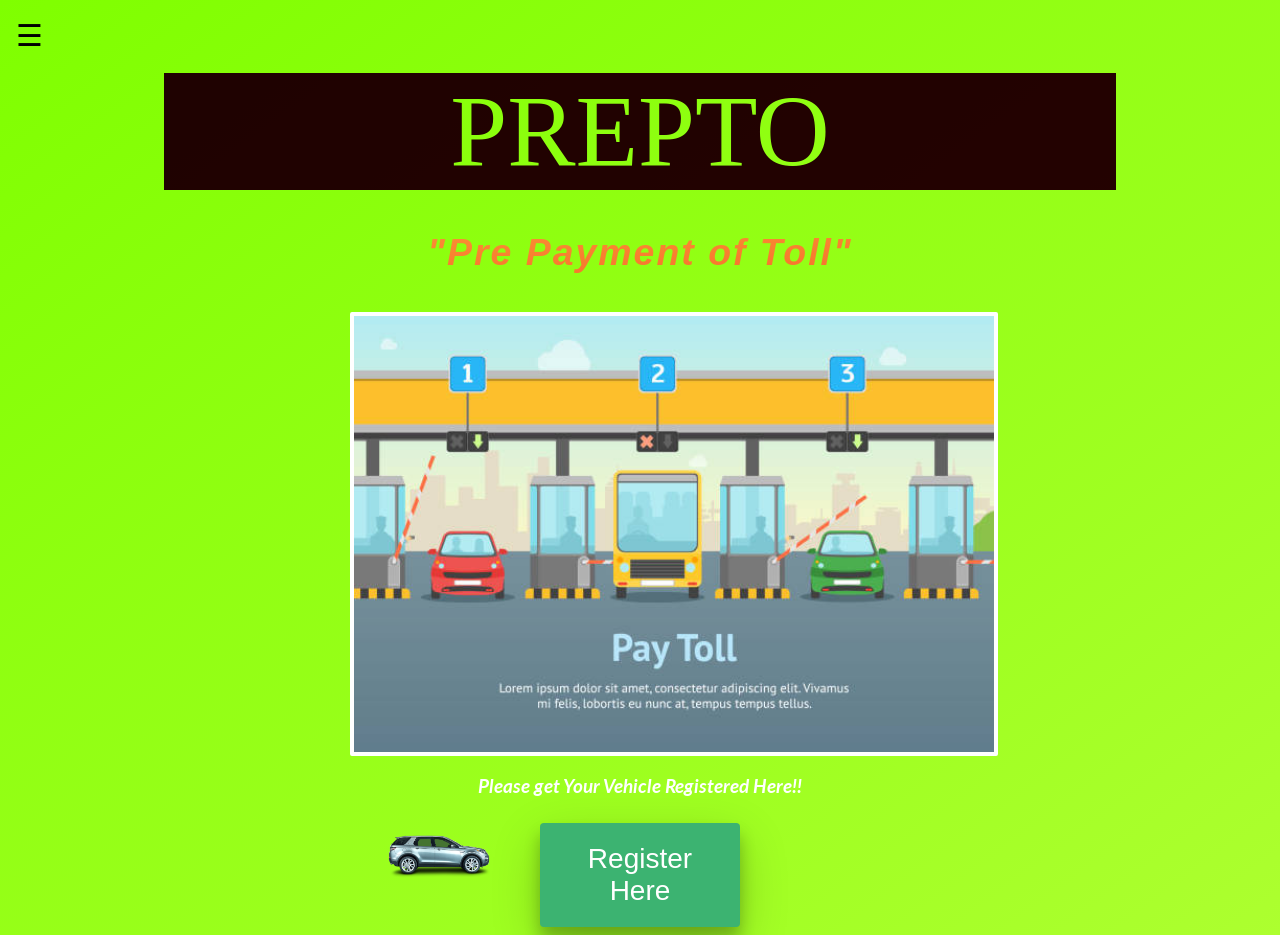
<file: index.html>
<!doctype html>
<html>
<head>
      <meta "viewport" content="width=device-width, initial-scale=1">
      <title>Toll Payment</title>
      <link href="https://fonts.googleapis.com/css?family=Lato&display=swap" rel="stylesheet">
      <link href="style.css" type="text/css" rel="stylesheet">
</head>
<body id="grad">
<div class="flex-container">
<div id="mySidenav" class="sidenav">
  <a href="javascript:void(0)" class="closebtn" onclick="closeNav()">&times;</a>
  <a href="index.html">Home</a>
  <a href="recipet.html">Payment Recipet</a>
     <a href="about.html">About Me</a>
</div>

<div id="main">
   <span style="font-size:30px;cursor:pointer" onclick="openNav()">&#9776;</span>
</div>
    <div class="top">
    <div class="backdrop">
        <h2 class="text1">PREPTO</h2></div></div>
<div class="means">
<h3><i>"Pre Payment of Toll"</i</h3>
</div>
 <div class="container">
  <img src="toll.jpg" alt="toll" class="imagetoll"> 
  <div class="overlay">
    <div class="text">Welcome You All</div>
  </div>
</div>
        <div id="axis" class="one">
<img class="object van move-right" src="car.png"/>
</div>
<div class="register">
	<h3>Please get Your Vehicle Registered Here!!</h3>
</div>
<table align="center">
<tr>
<td>
<form action="registeration.html">
<button class="button" style="vertical-align:middle"><span>Register Here </span></button>
</form>
</td>
</tr>
</table>
</div>
    <script>
function openNav() {
  document.getElementById("mySidenav").style.width = "250px";
  document.getElementById("main").style.marginLeft = "250px";
  document.body.style.backgroundColor = "rgba(0,0,0,0.4)";
}

function closeNav() {
  document.getElementById("mySidenav").style.width = "0";
  document.getElementById("main").style.marginLeft= "0";
  document.body.style.backgroundColor = "white";
}
</script>
</body>
</html>
</file>
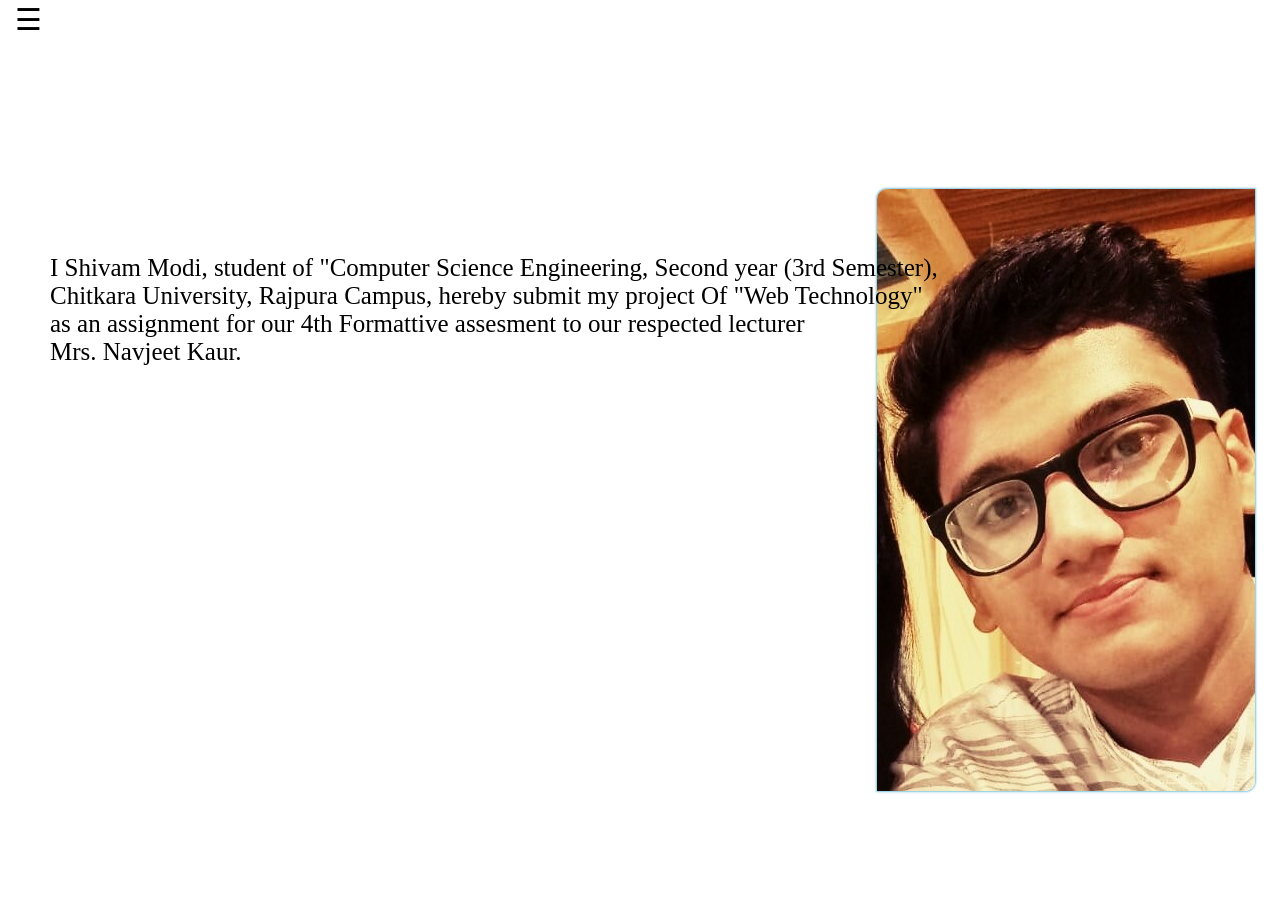
<file: about.html>
<!DOCTYPE html>
<html>
<head>
<meta name="viewport" content="width=device-width, initial-scale=1">
    <title>Toll Payment</title>
      <link href="https://fonts.googleapis.com/css?family=Lato&display=swap" rel="stylesheet">
      <link href="style.css" type="text/css" rel="stylesheet">
<style>
body {
  font-family: "Lato", sans-serif;
  transition: background-color .5s;
}
    </style>
</head>
<body>
<div id="mySidenav" class="sidenav">
  <a href="javascript:void(0)" class="closebtn" onclick="closeNav()">&times;</a>
  <a href="index.html">Home</a>
  <a href="recipet.html"> PaymentRecipet</a>  
  <a href="about.html">About Me</a>
</div>
<span style="font-size:30px;cursor:pointer;margin-left: 15px;" onclick="openNav()">&#9776;</span><div id="main"><div class="aboutme"><h2>About Me..</h2></div>
</div>
    <div id="myimg"><img src="me.jpeg"</div><div id="mytext"><pre>I Shivam Modi, student of "Computer Science Engineering, Second year (3rd Semester),<br>Chitkara University, Rajpura Campus, hereby submit my project Of "Web Technology"<br>as an assignment for our 4th Formattive assesment to our respected lecturer<br>Mrs. Navjeet Kaur.</pre></div>
<script>
function openNav() {
  document.getElementById("mySidenav").style.width = "250px";
  document.getElementById("main").style.marginLeft = "250px";
  document.body.style.backgroundColor = "rgba(0,0,0,0.4)";
}

function closeNav() {
  document.getElementById("mySidenav").style.width = "0";
  document.getElementById("main").style.marginLeft= "0";
  document.body.style.backgroundColor = "white";
}
</script>
   
</body>
</html>
</file>
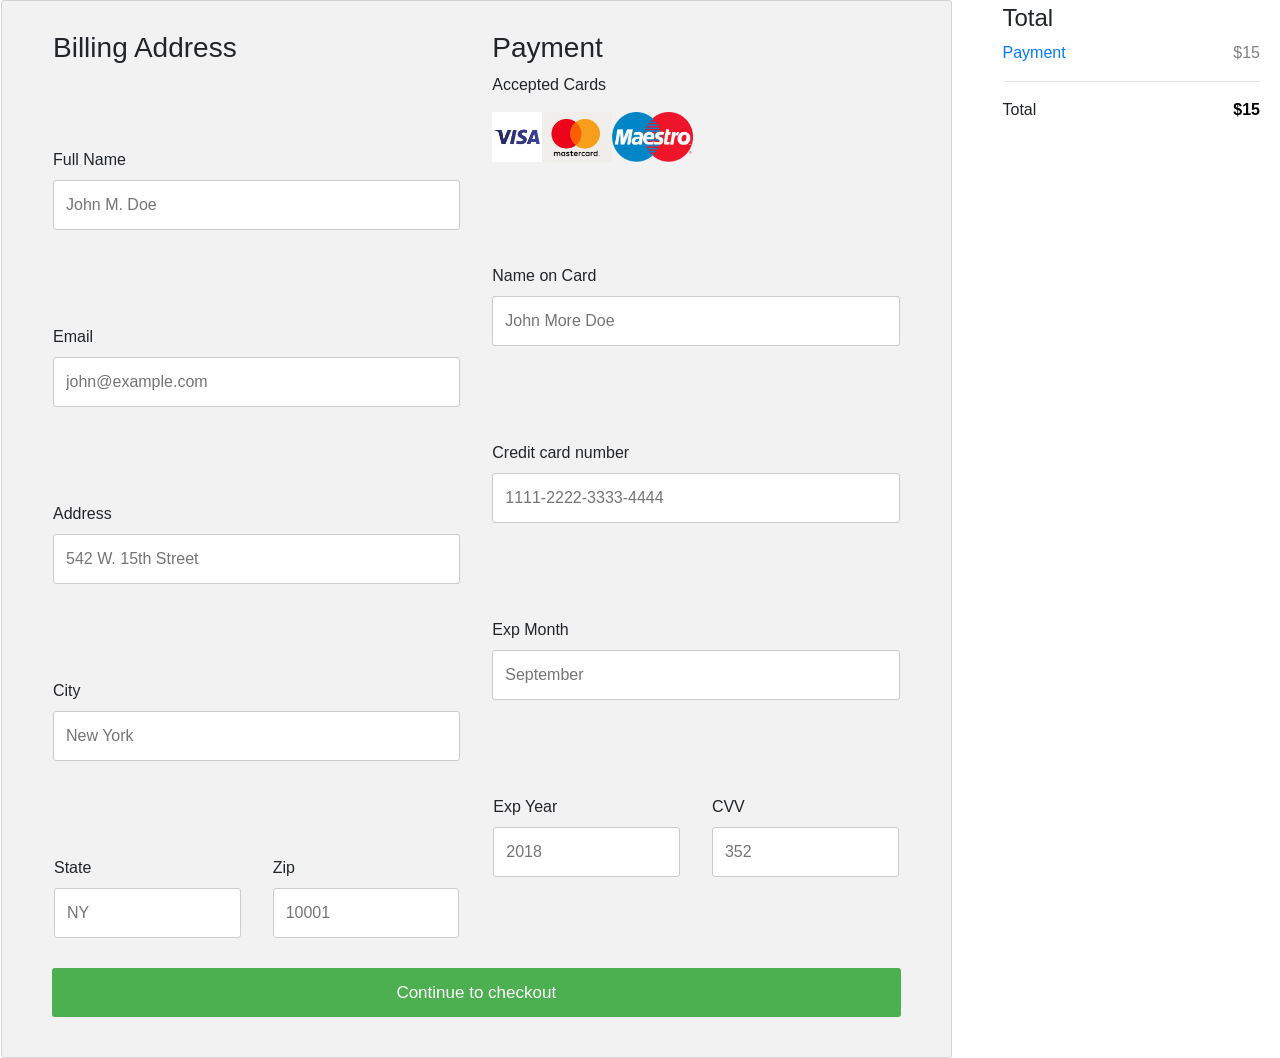
<file: bank.html>
<!doctype html>
<html>
<head>
      <meta charset="utf-8"/>
      <title>Toll Payment</title>
      <link href="https://fonts.googleapis.com/css?family=Lato&display=swap" rel="stylesheet">
      <link href="style.css" type="text/css" rel="stylesheet">
       <meta name="viewport" content="width=device-width, initial-scale=1">
  <link rel="stylesheet" href="https://maxcdn.bootstrapcdn.com/bootstrap/4.4.1/css/bootstrap.min.css">
  <script src="https://ajax.googleapis.com/ajax/libs/jquery/3.4.1/jquery.min.js"></script>
  <script src="https://cdnjs.cloudflare.com/ajax/libs/popper.js/1.16.0/umd/popper.min.js"></script>
  <script src="https://maxcdn.bootstrapcdn.com/bootstrap/4.4.1/js/bootstrap.min.js"></script>
</head>
<body>
     <script>
        var v1,v2,v3,v4,v5,v6,v7,v8,v9,v10,v11;
        v1=0;
        v2=0;
        v3=0;
        v4=0;
        v5=0;
        v6=0;
        v7=0;
         v8=0;
         v9=0;
         v10=0;
         v11=0;
        function check1()
        {
            //alert("Hello.");}
            var regName = /^[a-zA-Z]+ [a-zA-Z]+$/;
    var name = document.getElementById('fname').value;
    if(name==""){
         document.getElementById('s1').innerHTML='Please enter your full name.<br>';
    }
            else if(!regName.test(name)){
        document.getElementById('s1').innerHTML='Please enter your correct full name.<br>';
    }else{
        document.getElementById('s1').innerHTML='<font color="seagreen">Valid fill name given.</font><br>';
        v1=1;
    }
        }
         function check2()
        {
    var regName = /^\w+([\.-]?\w+)*@\w+([\.-]?\w+)*(\.\w{2,3})+$/;
    var name = document.getElementById('email').value;
    if(name==""){
         document.getElementById('s2').innerHTML='Please enter your Email Address.<br>';
    }
            else if(!regName.test(name)){
        document.getElementById('s2').innerHTML='Please enter your correct Email Address.<br>';
    }else{
        document.getElementById('s2').innerHTML='<font color="seagreen">Valid Email Address given.</font><br>';
        v2=1;
    }
        }
         function check3()
        {
             var regName = /^\d+ [a-zA-Z]+ {0,1}[a-zA-Z]*$/;
    var name = document.getElementById('adr').value;
    if(name==""){
         document.getElementById('s3').innerHTML='Please enter your House Address.<br>';
    }
            else if(!regName.test(name)){
        document.getElementById('s3').innerHTML='Please enter your correct House Address.<br>';
    }else{
        document.getElementById('s3').innerHTML='<font color="seagreen">Valid House Address given.</font><br>';
        v3=1;
    }
        }
         function check4()
        {
var regName = /^[a-zA-Z]+ {0,1}[a-zA-Z]*$/;
    var name = document.getElementById('city').value;
    if(name==""){
         document.getElementById('s4').innerHTML="Please enter your City Name.<br>";
    }
            else if(!regName.test(name)){
        document.getElementById('s4').innerHTML="Please enter your correct City name.<br>";
    }else{
        document.getElementById('s4').innerHTML="<font color='seagreen'>Valid City name given.</font><br>";
        v4=1;
    }
        }
         function check5()
        {
 var regName = /^[a-zA-Z]+ {0,1}[a-zA-Z]+$/;
    var name = document.getElementById('state').value;
    if(name==""){
         document.getElementById('s5').innerHTML="Please enter your State Name.<br>";
    }
            else if(!regName.test(name)){
        document.getElementById('s5').innerHTML="Please enter your correct State Name.<br>";
    }else{
        document.getElementById('s5').innerHTML="<font color='seagreen'>Valid State name given.</font><br>";
        v5=1;
    }
        }
         function check6()
        {
var regName = /^\d{5}$/;
    var name = document.getElementById('zip').value;
    if(name==""){
         document.getElementById('s6').innerHTML="Please enter your ZIP Code.<br>";
    }
            else if(!regName.test(name)){
        document.getElementById('s6').innerHTML="Please enter your correct ZIP Code.<br>";
    }else{
        document.getElementById('s6').innerHTML="<font color='seagreen'>Valid ZIP Code recorded.</font><br>";
        v6=1;
    }
        }
            function check7()
        {
var regName = /^[a-zA-Z]+ [a-zA-Z]+$/;
    var name = document.getElementById('cname').value;
    if(name==""){
         document.getElementById('s7').innerHTML="Please enter name written on your debit-credit card.<br>";
    }
            else if(!regName.test(name)){
        document.getElementById('s7').innerHTML="Please enter your correct name written on your debit-credit card.<br>";
    }else{
        document.getElementById('s7').innerHTML="<font color='seagreen'>Your name written on your debit-credit card had been recorded.</font><br>";
        v7=1;
    }
        }
            function check8()
        {
var regName = /^\d{4}-\d{4}-\d{4}-\d{4}$/;
    var name = document.getElementById('ccnum').value;
    if(name==""){
         document.getElementById('s8').innerHTML="Please enter your 12 Digits debit-credit card number.<br>";
    }
            else if(!regName.test(name)){
        document.getElementById('s8').innerHTML="Please enter your correct debit-credit card number.<br>";
    }else{
        document.getElementById('s8').innerHTML="<font color='seagreen'>Valid Debit-Credit Card number recorded.</font><br>";
        v8=1;
    }
        }
     function check9()
        {
var regName = /^[a-zA-Z]+$/;
    var name = document.getElementById('expmonth').value;
    if(name==""){
         document.getElementById('s9').innerHTML="Please enter Month of expire for for debit-credit card.<br>";
    }
            else if(!regName.test(name)){
        document.getElementById('s9').innerHTML="Please enter your correct Month of expire for your debit-credit card.<br>";
    }else{
        document.getElementById('s9').innerHTML="<font color='seagreen'>Your Responce had been recorded.</font><br>";
        v9=1;
    }
        }
    function check10()
        {
var regName = /^\d{4}$/;
    var name = document.getElementById('expyear').value;
    if(name==""){
         document.getElementById('s10').innerHTML="Please enter Year of expire for your debit-credit card.<br>";
    }
            else if(!regName.test(name)){
        document.getElementById('s10').innerHTML="Please enter your correct Year of expire debit-credit for your debit-credit card.<br>";
    }else{
        document.getElementById('s10').innerHTML="<font color='seagreen'>Your Responce had been recorded.</font><br>";
        v10=1;
    }
        }
          
        function check11()
        {
var regName = /^\d{3}$/;
    var name = document.getElementById('cvv').value;
    if(name==""){
         document.getElementById('s11').innerHTML="Please enter CVV code for your debit-credit card.<br>";
    }
            else if(!regName.test(name)){
        document.getElementById('s11').innerHTML="Please enter your correct CVV code debit-credit for your debit-credit card.<br>";
    }else{
        document.getElementById('s11').innerHTML="<font color='seagreen'>Your Responce had been recorded.</font><br>";
        v11=1;
    }
        }        
        function responce()
        {
            var valid;
            if(v1 == 1 && v2 == 1 && v3 == 1 && v4 == 1 && v5 == 1 && v6 == 1 && v7 == 1 && v8 ==1 && v9 == 1 && v10 == 1 && v11 == 1)
              {  alert("Responce Submitted Successfully..");
               valid=true;}
            else
            {alert("All fields are Mandatory to fill!!");
             valid=false;}
            return valid;
        }
    </script>
<div class="row">
  <div class="col-75">
    <div class="container1">
      <form action="recipet.html" onsubmit="return responce();">

        <div class="row">
          <div class="col-50">
            <h3>Billing Address</h3>
            <label for="fname" id="name"><i class="fa fa-user"></i> Full Name</label>
            <input type="text" id="fname" name="firstname" placeholder="John M. Doe" onmouseout="check1()"><span id="s1"></span>
            <label for="email" id="name"><i class="fa fa-envelope"></i> Email</label>
            <input type="text" id="email" name="email" placeholder="john@example.com" onmouseout="check2()"><span id="s2"></span>
            <label for="adr" id="name"><i class="fa fa-address-card-o"></i> Address</label>
            <input type="text" id="adr" name="address" placeholder="542 W. 15th Street" onmouseout="check3()"><span id="s3"></span>
            <label for="city" id="name"><i class="fa fa-institution"></i> City</label>
            <input type="text" id="city" name="city" placeholder="New York" onmouseout="check4()"><span id="s4"></span>

            <div class="row">
              <div class="col-50">
                <label for="state" id="name">State</label>
                <input type="text" id="state" name="state" placeholder="NY" onmouseout="check5()"><span id="s5"></span>
              </div>
              <div class="col-50">
                <label for="zip" id="name">Zip</label>
                <input type="text" id="zip" name="zip" placeholder="10001" onmouseout="check6()"><span id="s6"></span>
              </div>
            </div>
          </div>

          <div class="col-50">
            <h3>Payment</h3>
            <label for="fname">Accepted Cards</label>
            <div class="icon-container">
             <img src="visa.png">
             <img src="master.jpg" height="250" width="250">
             <img src="Maestro.png" height="250" width="250">
            </div>
            <label for="cname" id="name">Name on Card</label>
            <input type="text" id="cname" name="cardname" placeholder="John More Doe" onmouseout="check7()"><span id="s7"></span>
            <label for="ccnum" id="name">Credit card number</label>
            <input type="text" id="ccnum" name="cardnumber" placeholder="1111-2222-3333-4444" onmouseout="check8()"><span id="s8"></span>
            <label id="name"for="expmonth">Exp Month</label>
            <input type="text" id="expmonth" name="expmonth" placeholder="September" onmouseout="check9()"><span id="s9"></span>

            <div class="row">
              <div class="col-50">
                <label id="name"for="expyear">Exp Year</label>
                <input type="text" id="expyear" name="expyear" placeholder="2018" onmouseout="check10()"><span id="s10"></span>
              </div>
              <div class="col-50">
                <label id="name"for="cvv">CVV</label>
                <input type="text" id="cvv" name="cvv" placeholder="352" onmouseout="check11()"><span id="s11"></span>
              </div>
            </div>
          </div>

        </div>
                <input type="submit" value="Continue to checkout" id="btn" onclick="responce()">
      </form>
    </div>
  </div>

  <div class="col-25">
    <div class="container">
      <h4>Total
        <span class="price" style="color:black">
          <i class="fa fa-shopping-cart"></i> 
        </span>
      </h4>
      <p><a href="#">Payment </a> <span class="price">$15</span></p>
      <hr>
      <p>Total <span class="price" style="color:black"><b>$15</b></span></p>
    </div>
  </div>
</div>
</body>
</html>
</file>
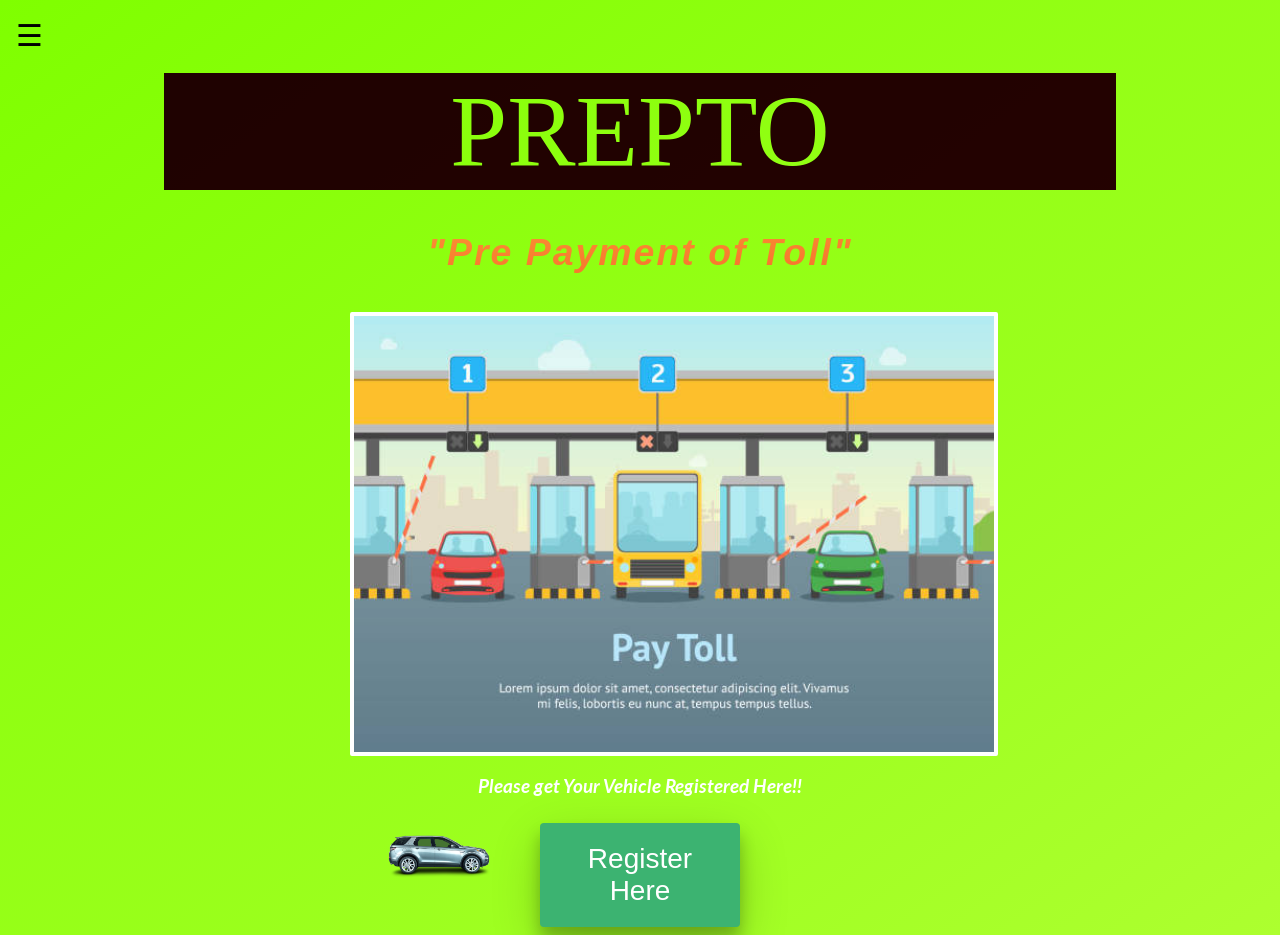
<file: main page.html>
<!doctype html>
<html>
<head>
      <meta "viewport" content="width=device-width, initial-scale=1">
      <title>Toll Payment</title>
      <link href="https://fonts.googleapis.com/css?family=Lato&display=swap" rel="stylesheet">
      <link href="style.css" type="text/css" rel="stylesheet">
</head>
<body id="grad">
<div class="flex-container">
<div id="mySidenav" class="sidenav">
  <a href="javascript:void(0)" class="closebtn" onclick="closeNav()">&times;</a>
  <a href="main page.html">Home</a>
  <a href="recipet.html">Payment Recipet</a>
     <a href="about.html">About Me</a>
</div>

<div id="main">
   <span style="font-size:30px;cursor:pointer" onclick="openNav()">&#9776;</span>
</div>
    <div class="top">
    <div class="backdrop">
        <h2 class="text1">PREPTO</h2></div></div>
<div class="means">
<h3><i>"Pre Payment of Toll"</i</h3>
</div>
 <div class="container">
  <img src="toll.jpg" alt="toll" class="imagetoll"> 
  <div class="overlay">
    <div class="text">Welcome You All</div>
  </div>
</div>
        <div id="axis" class="one">
<img class="object van move-right" src="car.png"/>
</div>
<div class="register">
	<h3>Please get Your Vehicle Registered Here!!</h3>
</div>
<table align="center">
<tr>
<td>
<form action="registeration.html">
<button class="button" style="vertical-align:middle"><span>Register Here </span></button>
</form>
</td>
</tr>
</table>
</div>
    <script>
function openNav() {
  document.getElementById("mySidenav").style.width = "250px";
  document.getElementById("main").style.marginLeft = "250px";
  document.body.style.backgroundColor = "rgba(0,0,0,0.4)";
}

function closeNav() {
  document.getElementById("mySidenav").style.width = "0";
  document.getElementById("main").style.marginLeft= "0";
  document.body.style.backgroundColor = "white";
}
</script>
</body>
</html>
</file>
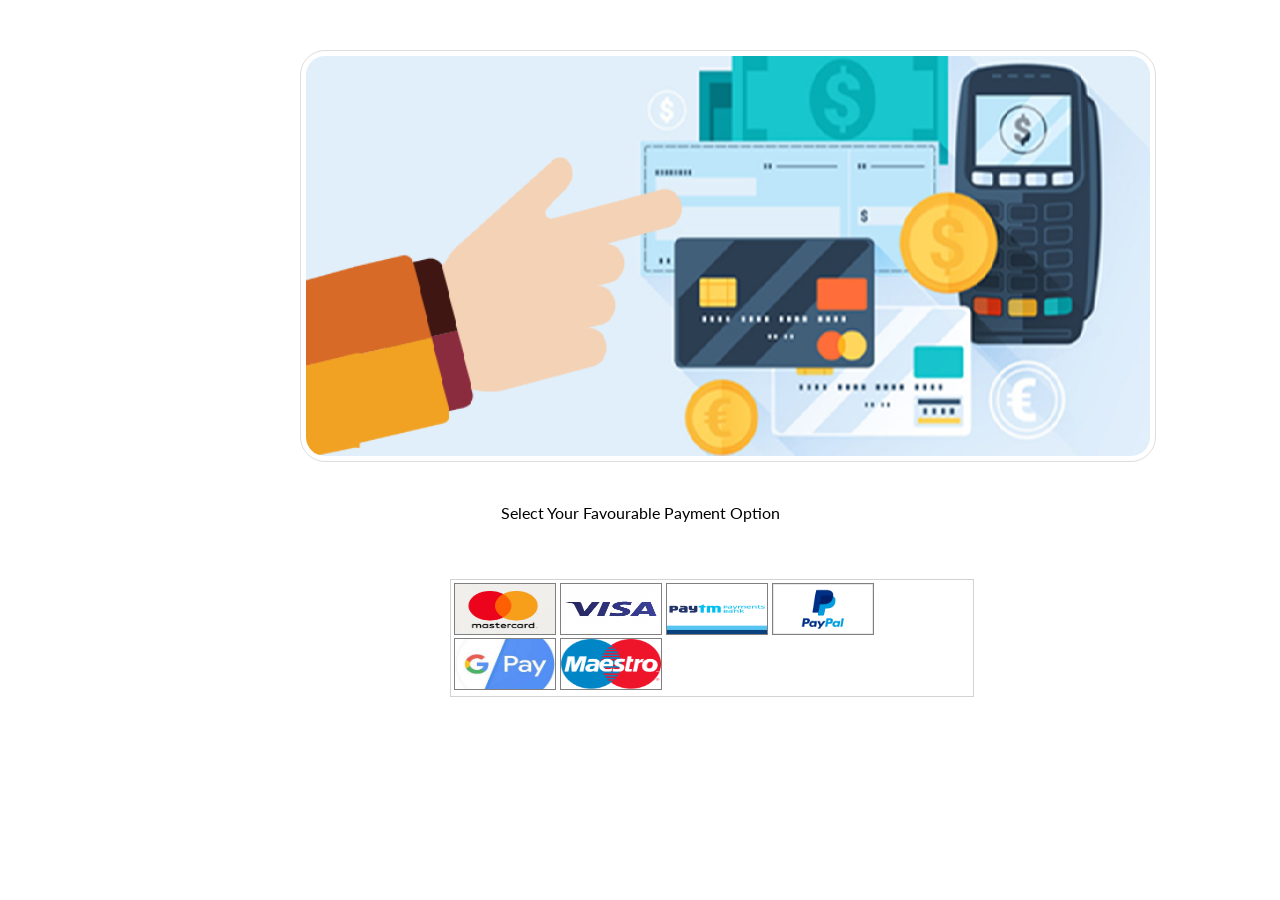
<file: payment.html>
<!doctype html>
<html>
<head>
<title> Tool Payment</title>
<link rel="stylesheet" href="style.css">
<link href="https://fonts.googleapis.com/css?family=Lato&display=swap" rel="stylesheet">
</head>
<body>
<div class="contain">
<div class="img1">
<img src="pay1.png">
</div>
	<br><br>
<div class="pay">
Select Your Favourable Payment Option
</div><br><br><br>
<div class="images">
	<a href="bank.html"><img src="master.jpg" style="height:50px" style="width:100px"></a>
	<a href="bank.html"><img src="visa.png" style="height:50px" style="width:100px"></a>
	<a href="bank.html"><img src="paytm.jpg" style="height:50px" style="width:100px"></a>
	<a href="bank.html"><img src="paypal.png" style="height:50px" style="width:100px"></a>
	<a href="bank.html"><img src="google-paya.jpg" style="height:50px" style="width:100px"></a>
	<a href="bank.html"><img src="Maestro.png" style="height:50px" style="width:100px"></a>
</div>
</div>
</body>
</html>
</file>
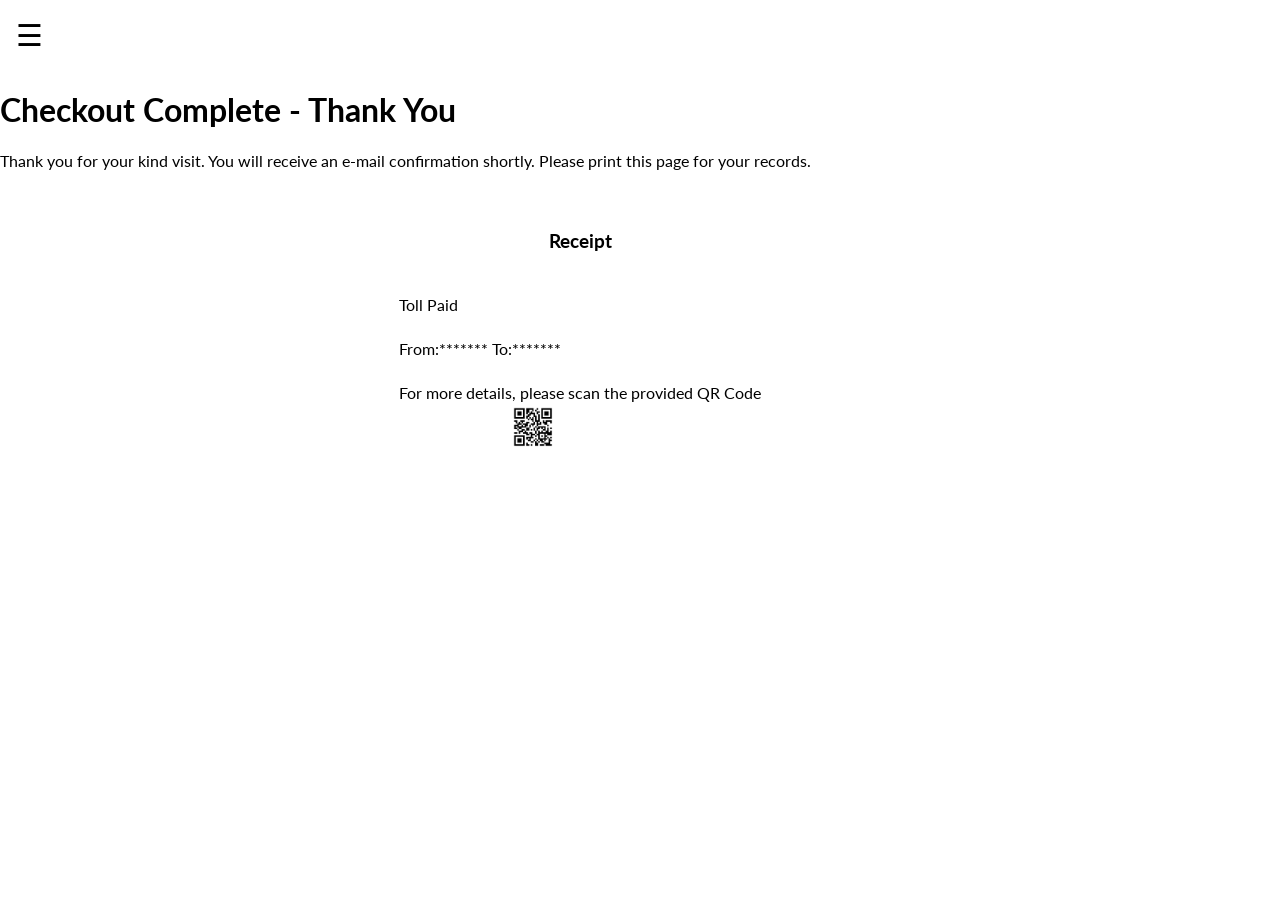
<file: recipet.html>
<!doctype html>
<html>
<head>
<title> Tool Payment</title>
<link rel="stylesheet" href="style.css">
<link href="https://fonts.googleapis.com/css?family=Lato&display=swap" rel="stylesheet">
</head>
<body>
    <div id="mySidenav" class="sidenav">
  <a href="javascript:void(0)" class="closebtn" onclick="closeNav()">&times;</a>
  <a href="index.html">Home</a>
  <a href="recipet.html">Payment Recipet</a>
     <a href="about.html">About Me</a>
</div>

<div id="main">
   <span style="font-size:30px;cursor:pointer" onclick="openNav()">&#9776;</span>
</div>
<h1>Checkout Complete - Thank You</h1>
<p>Thank you for your kind visit. You will receive an e-mail confirmation shortly. Please print this page for your records.</p>
<div class="bill">
	<table cellpadding="10" cellspacing="5">
		<tr>
			<td colspan="2"><h3 align="center">Receipt</h3></td>
		</tr>
		<tr>
			<td>Toll Paid</td>
		</tr>
		<tr>
			<td>From:******* To:*******</td>
		</tr>
		<tr>
			<td>For more details, please scan the provided QR Code<br><div class="qr"><img src="qrcode.png" height="100" width="100"></div></td>
		</tr>
	</table>
    <script>
function openNav() {
  document.getElementById("mySidenav").style.width = "250px";
  document.getElementById("main").style.marginLeft = "250px";
  document.body.style.backgroundColor = "rgba(0,0,0,0.4)";
}

function closeNav() {
  document.getElementById("mySidenav").style.width = "0";
  document.getElementById("main").style.marginLeft= "0";
  document.body.style.backgroundColor = "white";
}
</script>
</body>
</html>
</file>
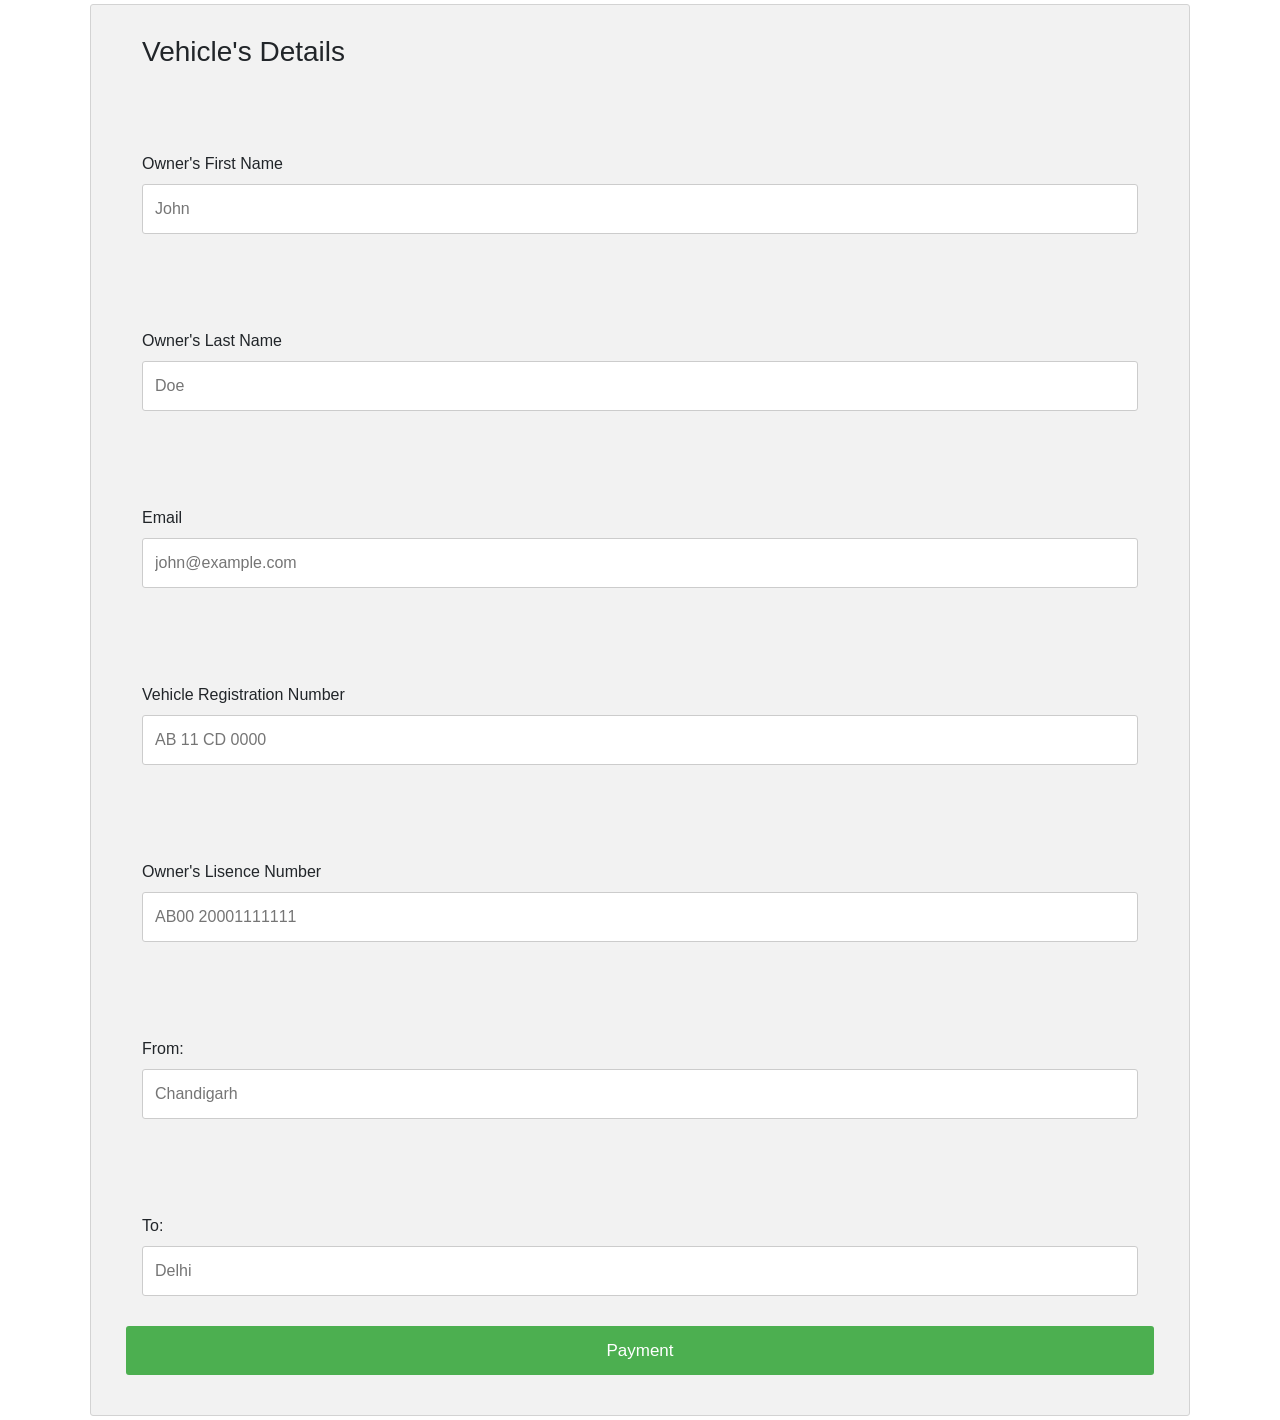
<file: registeration.html>
<!doctype html>
<html>
<head>
      <meta charset="utf-8"/>
      <title>Toll Payment</title>
      <link href="https://fonts.googleapis.com/css?family=Lato&display=swap" rel="stylesheet">
      <link href="style.css" type="text/css" rel="stylesheet">
       <meta name="viewport" content="width=device-width, initial-scale=1">
  <link rel="stylesheet" href="https://maxcdn.bootstrapcdn.com/bootstrap/4.4.1/css/bootstrap.min.css">
  <script src="https://ajax.googleapis.com/ajax/libs/jquery/3.4.1/jquery.min.js"></script>
  <script src="https://cdnjs.cloudflare.com/ajax/libs/popper.js/1.16.0/umd/popper.min.js"></script>
  <script src="https://maxcdn.bootstrapcdn.com/bootstrap/4.4.1/js/bootstrap.min.js"></script>
</head>
<body>
    <script>
        var v1,v2,v3,v4,v5,v6,v7;
        v1=0;
        v2=0;
        v3=0;
        v4=0;
        v5=0;
        v6=0;
        v7=0;
        function check1()
        {
            var regName = /^[a-zA-Z]+$/;
    var name = document.getElementById('fname').value;
    if(name==""){
         document.getElementById('s1').innerHTML='Please enter your first name.<br>';
    }
            else if(!regName.test(name)){
        document.getElementById('s1').innerHTML='Please enter your correct first name.<br>';
    }else{
        document.getElementById('s1').innerHTML='<font color="seagreen">Valid first name given.</font><br>';
        v1=1;
    }
        }
        function check2()
        {
    var regName = /^[A-Z][a-z]+$/;
    var name = document.getElementById('lname').value;
    if(name==""){
         document.getElementById('s2').innerHTML='Please enter your last name.<br>';
    }
            else if(!regName.test(name)){
        document.getElementById('s2').innerHTML='Please enter your correct last name.<br>';
    }else{
        document.getElementById('s2').innerHTML='<font color="seagreen">Valid  last name given.</font><br>';
        v2=1;
    }
        }
         function check3()
        {
    var regName = /^\w+([\.-]?\w+)*@\w+([\.-]?\w+)*(\.\w{2,3})+$/;
    var name = document.getElementById('email').value;
    if(name==""){
         document.getElementById('s3').innerHTML='Please enter your Email Address.<br>';
    }
            else if(!regName.test(name)){
        document.getElementById('s3').innerHTML='Please enter your correct Email Address.<br>';
    }else{
        document.getElementById('s3').innerHTML='<font color="seagreen">Valid Email Address given.</font><br>';
        v3=1;
    }
        }
         function check4()
        {
             var regName = /^[A-Z]{2} [0-9]{2} [A-Z]{1,2} [0-9]{4}$/;
    var name = document.getElementById('adr').value;
    if(name==""){
         document.getElementById('s4').innerHTML='Please enter your Vehicle Registeration Number.<br>';
    }
            else if(!regName.test(name)){
        document.getElementById('s4').innerHTML='Please enter your correct Vehichle Registration Number.<br>';
    }else{
        document.getElementById('s4').innerHTML='<font color="seagreen">Valid Vehichle Registration Number given.</font><br>';
        v4=1;
    }
        }
         function check5()
        {
var regName = /^[A-Z]{2}[0-9]{2} [0-9]{11}$/;
    var name = document.getElementById('lisence').value;
    if(name==""){
         document.getElementById('s5').innerHTML="Please enter your Owner's Lisence Number.<br>";
    }
            else if(!regName.test(name)){
        document.getElementById('s5').innerHTML="Please enter your correct Owner's Lisence Number.<br>";
    }else{
        document.getElementById('s5').innerHTML="<font color='seagreen'>Valid Owner's Lisence Number given.</font><br>";
        v5=1;
    }
        }
         function check6()
        {
 var regName = /^[A-Z][a-z]+$/;
    var name = document.getElementById('city1').value;
    if(name==""){
         document.getElementById('s6').innerHTML="Please enter Departure Location.<br>";
    }
            else if(!regName.test(name)){
        document.getElementById('s6').innerHTML="Please enter your correct Departure Location.<br>";
    }else{
        document.getElementById('s6').innerHTML="<font color='seagreen'>Your Responce had been recorded.</font><br>";
        v6=1;
    }
        }
         function check7()
        {
var regName = /^[A-Z][a-z]+$/;
    var name = document.getElementById('city2').value;
    if(name==""){
         document.getElementById('s7').innerHTML="Please enter Destination Location.<br>";
    }
            else if(!regName.test(name)){
        document.getElementById('s7').innerHTML="Please enter your correct Destination Location.<br>";
    }else{
        document.getElementById('s7').innerHTML="<font color='seagreen'>Your Responce had been recorded.</font><br>";
        v7=1;
    }
        }
        function responce()
        {
            var valid;
            if(v1 == 1 && v2 == 1 && v3 == 1 && v4 == 1 && v5 == 1 && v6 == 1 && v7 == 1)
              {  alert("Responce Submitted Successfully..");
               valid=true;}
            else
            {alert("All fields are Mandatory to fill!!");
             valid=false;}
            return valid;
        }
    </script>
<div class="container">
<div class="row">
  <div class="col-75">
    <div class="container1">
      <form action="payment.html" onsubmit="return responce();">

        <div class="row">
          <div class="col-50">
            <h3>Vehicle's Details</h3>
            <label for="fname" id="name"><i class="fa fa-user"></i> Owner's First Name</label>
            <input type="text" id="fname" name="firstname" placeholder="John" onmouseout="check1()"><span id="s1"></span>
	    <label for="fname" id="name"><i class="fa fa-user"></i> Owner's Last Name</label>
            <input type="text" id="lname" name="lastname" placeholder="Doe" onmouseout="check2()"><span id="s2"></span>
            <label for="email" id="name"><i class="fa fa-envelope"></i> Email</label>
            <input type="text" id="email" name="email" class="fname" placeholder="john@example.com" onmouseout="check3()"><span id="s3"></span>
            <label for="adr" id="name"><i class="fa fa-address-card-o"></i> Vehicle Registration Number</label>
            <input type="text" id="adr" name="address"  placeholder="AB 11 CD 0000" onmouseout="check4()"><span id="s4"></span>
	     <label for="adr" id="name"><i class="fa fa-address-card-o"></i> Owner's Lisence Number</label>
            <input type="text" id="lisence" name="address"  placeholder="AB00 20001111111" onmouseout="check5()"><span id="s5"></span>
            <label for="city" id="name"><i class="fa fa-institution"></i> From:</label>
            <input type="text" id="city1" name="city" class="fname" placeholder="Chandigarh" onmouseout="check6()"><span id="s6"></span>
	    <label for="city" id="name"><i class="fa fa-institution"></i> To:</label>
            <input type="text" id="city2" name="city" class="fname" placeholder="Delhi" onmouseout="check7()"><span id="s7"></span>
          </div>
 <input type="submit" value="Payment" id="btn" onclick="responce()">
      </form>
    </div>
  </div>

</div>
</div>
</body>
</html>
</file>
<file: style.css>
body{
  font-family: "Lato", sans-serif;
  margin:0px;
}
 #grad{
        background-image: linear-gradient(to bottom right,#7FFF00,greenyellow);
       font-family: "Lato", sans-serif;
  transition: background-color .5s;
    }
    .button{
  display: inline-block;
  border-radius: 4px;
  background-color: mediumseagreen;
  border: none;
  color: #FFFFFF;
  text-align: center;
  font-size: 28px;
  padding: 20px;
  width: 200px;
  transition: all 0.5s;
  cursor: pointer;
  margin: 5px;
  box-shadow: 0 12px 16px 0 rgba(0,0,0,0.24), 0 17px 50px 0 rgba(0,0,0,0.19);
}

.button span {
  cursor: pointer;
  display: inline-block;
  position: relative;
  transition: 0.5s;
}

.button span:after {
  content: '\00bb';
  position: absolute;
  opacity: 0;
  top: 0;
  right: -20px;
  transition: 0.5s;
}

.button:hover span {
  padding-right: 25px;
}

.button:hover span:after {
  opacity: 1;
  right: 0;
}
/*main page*/
.container {
  position:relative;
    border:4px solid white;
    border-radius:2px;
  width: 50%;
 margin-left: 350px;
    
}
/*main page*/
.imagetoll {
  display: block;
  width: 100%;
  height: 100%;
}
/*main page*/
.overlay {
  position: absolute;
  bottom: 0;
  left: 100%;
  right: 0;
  background-color: orangered;
  overflow: hidden;
  width: 0;
  height: 100%;
  transition: .5s ease;
}
/*main page*/
.container:hover .overlay {
  width: 100%;
  left: 0;
}

/*main apge*/
.text {
  white-space: nowrap; 
  color: white;
  font-size: 20px;
  position: absolute;
  overflow: hidden;
  top: 50%;
  left: 50%;
  transform: translate(-50%, -50%);
  -ms-transform: translate(-50%, -50%);
}
.object {
    position: absolute;
}
/*main page car*/
.van {
    top: 45%;
    left: 30%;
    margin-top: 425px;
}

/*main apge*/
#axis:active .move-right{
    transform: translate(500px,0);
    -webkit-transform: translate(500px,0); /** Chrome & Safari **/
    -o-transform: translate(500px,0); /** Opera **/
    -moz-transform: translate(500px,0); /** Firefox **/
}
.object {
    position: absolute;
    transition: all 2s ease-in-out;
    -webkit-transition: all 2s ease-in-out; /** Chrome & Safari **/
    -moz-transition: all 2s ease-in-out; /** Firefox **/
    -o-transition: all 2s ease-in-out; /** Opera **/
}
img{
height:50px;
width:auto;
}
	

@-webkit-keyframes hue {
  from {
    -webkit-filter: hue-rotate(0deg);
  }
  to {
    -webkit-filter: hue-rotate(-360deg);
  }
}
/*main page*/
.flex-container{
 display: grid;
 grid-template-columns: 1fr;
 
}
/*main page heading*/
.top{
    text-align:center;
    margin:0;
}
/*main page heading*/
.backdrop {
    background:  url("https://media1.giphy.com/media/xT9IgN8YKRhByRBzMI/giphy.webp?cid=790b7611be73d8d7e8713a37fe22e5295189b6334fd17dc8&rid=giphy.webp")center;
    background-size: contain;
    margin: auto;
    width: 75vw;
}
/*main page*/
.text1 {
    color: white;
    border: 4px solid;
    background: rgb(59, 2, 6);
    mix-blend-mode: multiply;
    font:  8vw "Alfa Slab One";
    text-align: center;
    margin: 0;
    animation: glow 5s infinite;
}

@keyframes glow {
    0% {
        text-shadow: 0 0 10px white;
    }

    15% {
        text-shadow: 2px 2px 10px rgba(255, 255, 255, 1),
                   -2px -2px 10px rgba(255, 255, 255, 1);
    }
    30% {
        text-shadow: 2px 2px 4px rgba(255, 255, 255, .7),
                   -2px -2px 4px rgba(255, 255, 255, .7);
    }
    50% {
        text-shadow: 20px 20px 50px rgba(255, 255, 255, .5),
                   -20px -20px 50px rgba(255, 255, 255, .5);
    }
}



Resources1×0.5×0.25×Rerun

/*main page*/
.text1{
  font-weight:bold;
    margin-top:0;
  color: transparent;
  font-size:80px;
  background: url("https://media1.giphy.com/media/xT9IgN8YKRhByRBzMI/giphy.webp?cid=790b7611be73d8d7e8713a37fe22e5295189b6334fd17dc8&rid=giphy.webp") repeat;
  background-position: 40% 50%;
  -webkit-background-clip: text;
  position:relative;
  text-align:center;
  line-height:90px;
  letter-spacing: 1px;
}
/*main page*/
.means{
    font-family: Helvetica Neue, Helvetica, Arial, sans-serif;
	font-size: 2rem;
	font-weight:  10;
	letter-spacing: 2px;
	text-align: center;
	color: #f35626;
	background-image: -webkit-linear-gradient(92deg, #f35626, #feab3a);
	-webkit-background-clip: text;
	-webkit-text-fill-color: transparent;
	-webkit-animation: hue 10s infinite linear;
}
}

.image{
 display: block;
 margin-left: auto;
 margin-right: auto;
 width: 40%;
}


/*.img1{
 display: block;
 margin-left: 250px;
 margin-right: auto;
 height:150px;
width:300px;
padding: 10px;
}*/
.img1 img{
    height: 400px;
    width: auto;
    margin-left: 250px;
    border-radius: 25px;
     border: 1px solid #ddd;
  padding: 5px;
}
.img1:hover img{
     box-shadow: 0 0 2px 1px rgba(0, 140, 186, 0.5);
}

.images{
 padding: 3px;
margin-left: 400px;
margin-right: auto;
width: 43.75%;
    border: 1px solid lightgray;
}
.images a img{
    border: 1px double gray;
    height:75px;
    width: 100px;
}

.contain{
padding: 50px;
}

.pay{
text-align: center;
}
/*main age*/
.register{
 color: white;
 text-align: center;
}

/*BAnk*/
.row {
  display: -ms-flexbox; /* IE10 */
  display: flex;
  -ms-flex-wrap: wrap; /* IE10 */
  flex-wrap: wrap;
  margin: 0 -16px;
}

.col-25 {
  -ms-flex: 25%; /* IE10 */
  flex: 25%;
}

.col-50 {
  -ms-flex: 50%; /* IE10 */
  flex: 50%;
}

.col-75 {
  -ms-flex: 75%; /* IE10 */
  flex: 75%;
}

.col-25,
.col-50,
.col-75 {
  padding: 0 16px;
}
/*registeration*/
.container1 {
  background-color: #f2f2f2;
  padding: 30px 50px 30px 50px;
  border: 1px solid lightgrey;
  border-radius: 3px;
}

input[type=text] {
  width: 100%;
  margin-bottom: 20px;
  padding: 12px;
  border: 1px solid #ccc;
  border-radius: 3px;
}

label {
  margin-bottom: 10px;
  display: block;
}

.icon-container {
  display: flex;
  margin-bottom: 20px;
  padding: 7px 0;
  font-size: 24px;
}

#btn {
  background-color: #4CAF50;
  color: white;
  padding: 12px;
  margin: 10px 0;
  border: none;
  width: 100%;
  border-radius: 3px;
  cursor: pointer;
  font-size: 17px;
}

#btn:hover {
  background-color: #45a049;
}

span.price {
  float: right;
  color: grey;
}

/* Responsive layout - when the screen is less than 800px wide, make the two columns stack on top of each other instead of next to each other (and change the direction - make the "cart" column go on top) */
@media (max-width: 800px) {
  .row {
    flex-direction: column-reverse;
  }
  .col-25 {
    margin-bottom: 20px;
  }
}


.bill{
padding: 10px;
margin-left: auto ;
margin-right: auto;
width: 40%;
}

.qr{
display: block;
margin-left: auto;
margin-right: auto;
width: 40%;
}



#checkoutsteps {list-style: none; margin: 0; padding: 0;}
#checkoutsteps li {font-size: small; display: inline; color: #aaa; padding: 0 10px; border-right: 1px solid #999;}
#checkoutsteps li.currentstep {color: #000;}
#checkoutsteps li.last {border-right: none;}
#s1{
    color:red;
    margin-top:0;
    font-size: 10px;
}
#s2{
    color:red;
    margin-top:0;
    font-size: 10px;
}
#s3{
    color:red;
    margin-top:0;
    font-size: 10px;
}
#s4{
    color:red;
    margin-top:0;
    font-size: 10px;
}
#s5{
    color:red;
    margin-top:0;
    font-size: 10px;
}
#s6{
    color:red;
    margin-top:0;
    font-size: 10px;
}
#s7{
    color:red;
    margin-top: 0;
    font-size: 10px;
    }
#s8{
    color:red;
    margin-top: 0;
    font-size: 10px;
    }
#s9{
    color:red;
    margin-top: 0;
    font-size: 10px;
    }
#s10{
    color:red;
    margin-top: 0;
    font-size: 10px;
    }
#s11{
    color:red;
    margin-top: 0;
    font-size: 10px;
    }
#name{
    margin-top: 75px;
}
.sidenav {
  height: 100%;
  width: 0;
  position: fixed;
  z-index: 1;
  top: 0;
  left: 0;
  background-color: #111;
  overflow-x: hidden;
  transition: 0.5s;
  padding-top: 60px;
}

.sidenav a {
  padding: 8px 8px 8px 32px;
  text-decoration: none;
  font-size: 25px;
  color: #818181;
  display: block;
  transition: 0.3s;
}

.sidenav a:hover {
  color: #f1f1f1;
}

.sidenav .closebtn {
  position: absolute;
  top: 0;
  right: 25px;
  font-size: 36px;
  margin-left: 50px;
}

#main {
  transition: margin-left .5s;
  padding: 16px;
}

@media screen and (max-height: 450px) {
  .sidenav {padding-top: 15px;}
  .sidenav a {font-size: 18px;}
}
.aboutme h2{
    height: 100px;
   margin-top: 0; 
   margin-bottom:0;  background:url("https://media2.giphy.com/media/OK5LK5zLFfdm/giphy.webp?cid=790b7611cebae14b8766a736ee2d0d83ae6cc4b309559d59&rid=giphy.webp")right;
    color: white;
    text-align: right;
    font-size: 50px;
    padding-top: 10px;
    padding-right: 10px;
}
#myimg img{
    border-top-left-radius: 10px;
    border-bottom-right-radius: 10px;
     box-shadow: 0 0 2px 1px rgba(0, 140, 186, 0.5);
    height: 55%;
    width:auto;
    margin-right: 25px;
    margin-top: 10px;
    float: right;

}
#mytext pre{
    float: left;
    position: absolute;
    font-family: cursive;
    font-size: 25px;
    margin-top: 75px;
}
#mytext{
    margin-left: 50px;
}
</file>
